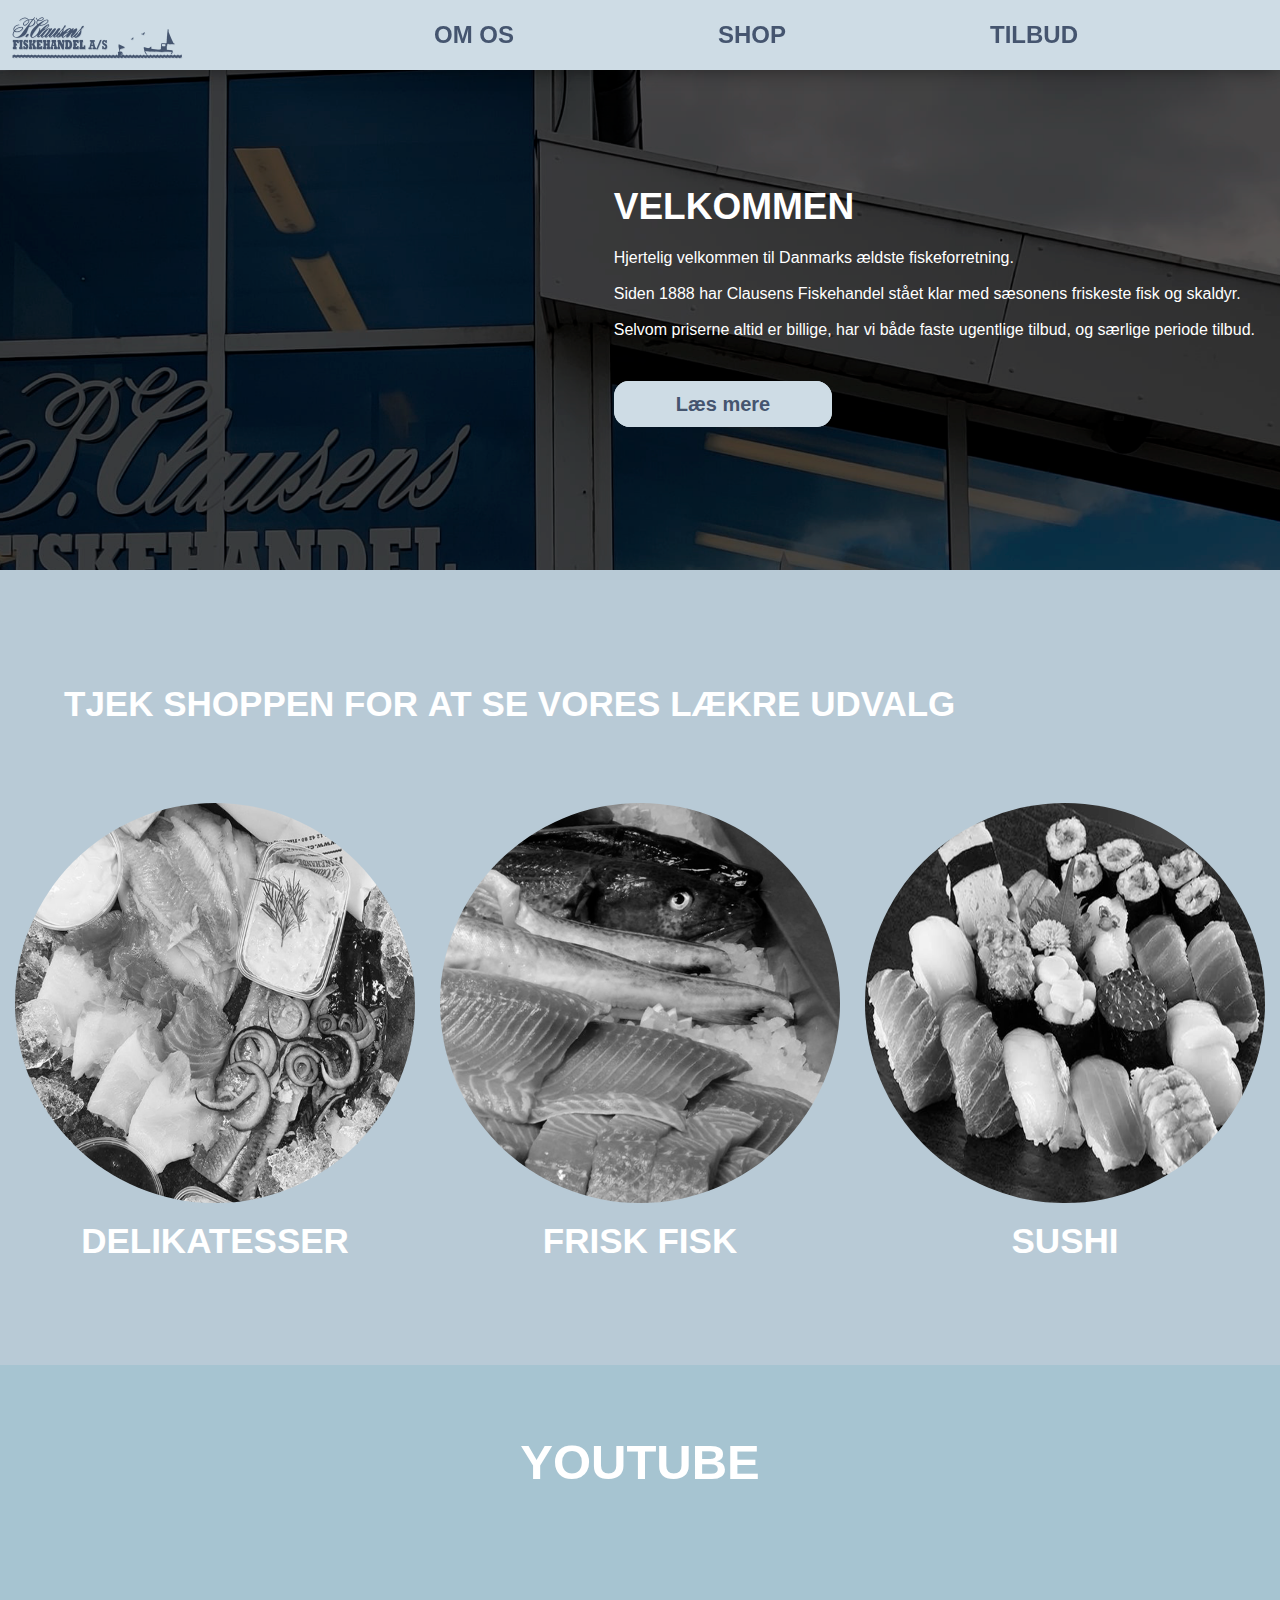
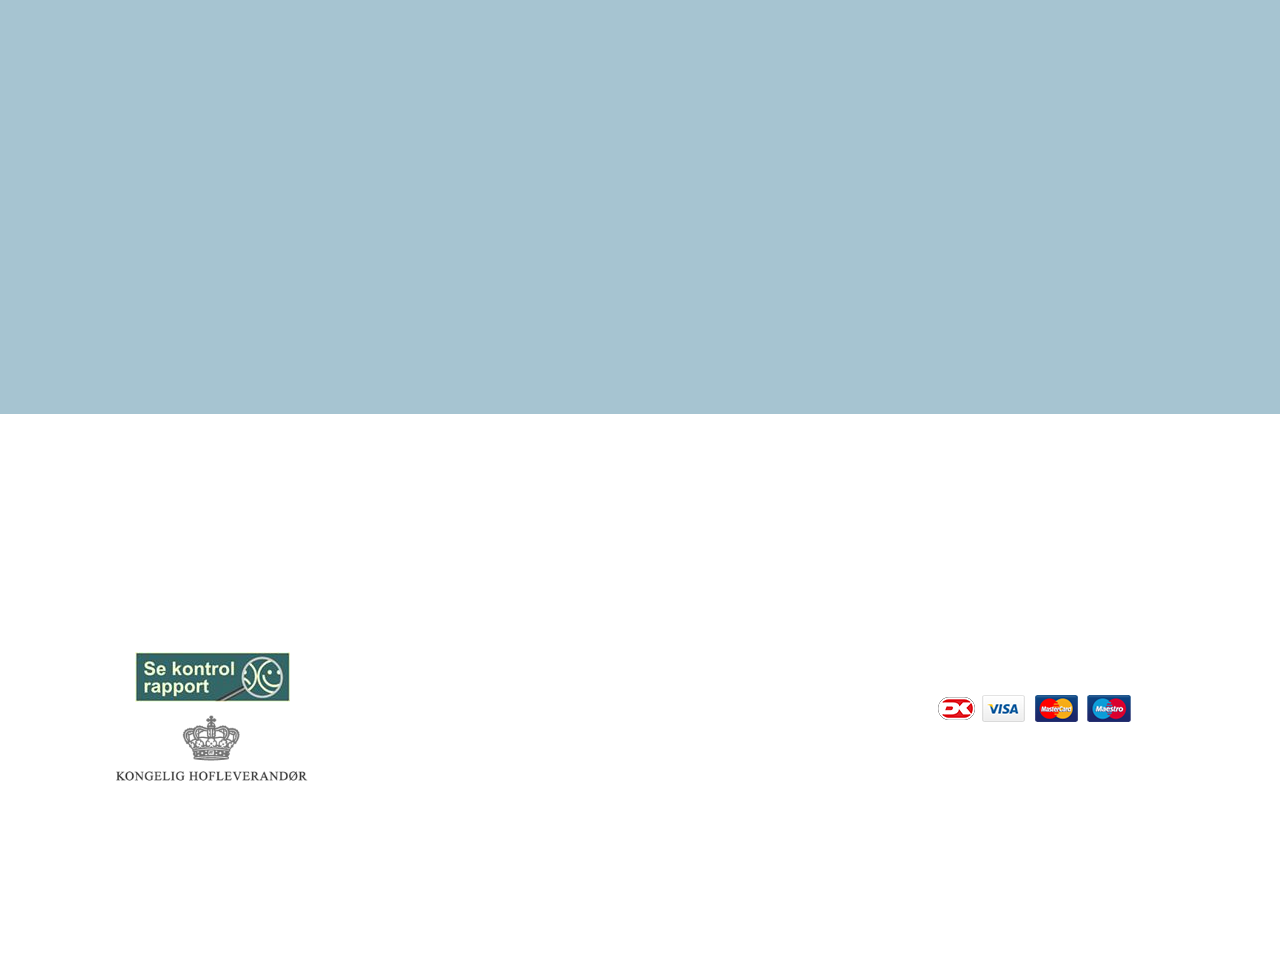
<file: index.html>
<!DOCTYPE html>
<html lang="en">
  <head>
    <meta charset="UTF-8" />
    <meta http-equiv="X-UA-Compatible" content="IE=edge" />
    <meta name="viewport" content="width=device-width, initial-scale=1.0" />
    <title>Forside</title>
    <link rel="stylesheet" href="Styles.css" />
    <meta name="Clausens fiskehandel" content="Fisk, fiskehandel, Danmarks, ældste, Frisk, fisk, sild, laks, tosk, rejer, aarhus, fiskehandel,kongelig, hofleverandør," meta/>
  </head>

  <body>
    <!--HEADER START-->

    <!--Logo og nav/burger-->

    <nav id="burger">
      <div class="navbar">
        <div class="container nav-container">
          <input class="checkbox" type="checkbox" name="" id="" />
          <div class="hamburger-lines">
            <span class="line line1"></span>
            <span class="line line2"></span>
            <span class="line line3"></span>
          </div>
          <div>
            <a class="logo-ref" href="https://eriknpetersen.dk/index.html"
              ><img class="logo" src="img/logo-udenb-ny-farve.png" alt="logo"
            /></a>
          </div>
          <div class="menu-items">
            <li><a href="https://eriknpetersen.dk/omos.html">Om os</a></li>
            <li><a href="https://eriknpetersen.dk/shop.html">Shop</a></li>
            <li><a href="https://eriknpetersen.dk/tilbud.html">Tilbud</a></li>
          </div>
        </div>
      </div>
    </nav>
    <!--Logo og nav/burger End-->

    <!--nav computer-->

    <header id="computerheader">
      <nav>
        <a href="https://eriknpetersen.dk/index.html"
          ><img id="logo" src="img/logo-udenb-ny-farve.png" alt="logo"
        /></a>
        <a class="btn-one" href="https://eriknpetersen.dk/omos.html">OM OS</a>
        <a class="btn-one" href="https://eriknpetersen.dk/shop.html">SHOP</a>
        <a class="btn-one" href="https://eriknpetersen.dk/tilbud.html">TILBUD</a>
      </nav>
    </header>

    <!--nav computer end-->

    <!--HEADER END-->
    <!---------------------------------------------------->

    <section>
      <div class="hero-image">
        <div class="hero-text"></div>
        <div class="hero-text">
          <h1>Velkommen</h1>
          <br />
          <p>
            Hjertelig velkommen til Danmarks ældste fiskeforretning.
            <br /><br />
            Siden 1888 har Clausens Fiskehandel stået klar med sæsonens
            friskeste fisk og skaldyr.
            <br /><br />
            Selvom priserne altid er billige, har vi både faste ugentlige
            tilbud, og særlige periode tilbud.
            <br /><br />
          </p>
          <br />
          <br />

          <a href="https://www.youtube.com/user/jakobrclausen/featured"
            >Læs mere</a
          >
        </div>
      </div>
    </section>

    <section id="udvalg-overskrift">
      <h2>Tjek shoppen for at se vores lækre udvalg</h2>
    </section>

    <section class="udvalg">
      <div class="fadein">
        <img src="img/frisk-fisk.png" alt="" />
        <h2>Delikatesser</h2>
      </div>

      <div class="fadein">
        <img src="img/deli.png" alt="" />

        <h2>Frisk fisk</h2>
      </div>

      <div class="fadein">
        <img src="img/sushi.png" alt="" />

        <h2>Sushi</h2>
      </div>
    </section>

    <section id="youtube-overskrift">
      <h1>Youtube</h1>
    </section>
    <section id="youtube">
      <div>
        <iframe
          width="315"
          height="315"
          src="https://www.youtube.com/embed/oqCxgnKEt1I"
          title="YouTube video player"
          frameborder="0"
          allow="accelerometer; autoplay; clipboard-write; encrypted-media; gyroscope; picture-in-picture"
          allowfullscreen
        ></iframe>
      </div>
      <div>
        <iframe
          width="315"
          height="315"
          src="https://www.youtube.com/embed/N9Ftbaql2tw"
          title="YouTube video player"
          frameborder="0"
          allow="accelerometer; autoplay; clipboard-write; encrypted-media; gyroscope; picture-in-picture"
          allowfullscreen
        ></iframe>
      </div>
    </section>

    <!---------------------------------------------------------------->

    <!--FOOTER START -->
    <footer>
      <div>
        <h2>Clausens Fisk</h2>
        <br />
        <p>Om os</p>
        <br />
        <p>Om vores butik</p>
        <br />
        <img src="img/smiley2.jpg" alt="smiley glad" />
        <br />
        <img id="footerlogo" src="img/kun kgl.png" alt="logo med konge" />
      </div>

      <div>
        <h2>Kundeservice</h2>
        <br />
        <p>Kontakt os</p>
        <br />
        <p>Levering</p>
        <br />
        <p>Sporbarhed</p>
        <br />
        <p>Handelsbetingelser</p>
        <br />
        <p>Cookie - og privatspolitik</p>
      </div>

      <div>
        <h2>Åbningstider</h2>
        <br />

        <p>Mandag-Fredag: 8:00-17:30</p>
        <br />
        <p>Lørdag: 7:00-13:00</p>
        <br />
        <p>Søndag: Lukket</p>
        <br />

        <img src="img/kort-ikoner-3.png" alt="betalingsmuligheder" />
      </div>
    </footer>

    <!--FOOTER END -->
  </body>
</html>
</file>
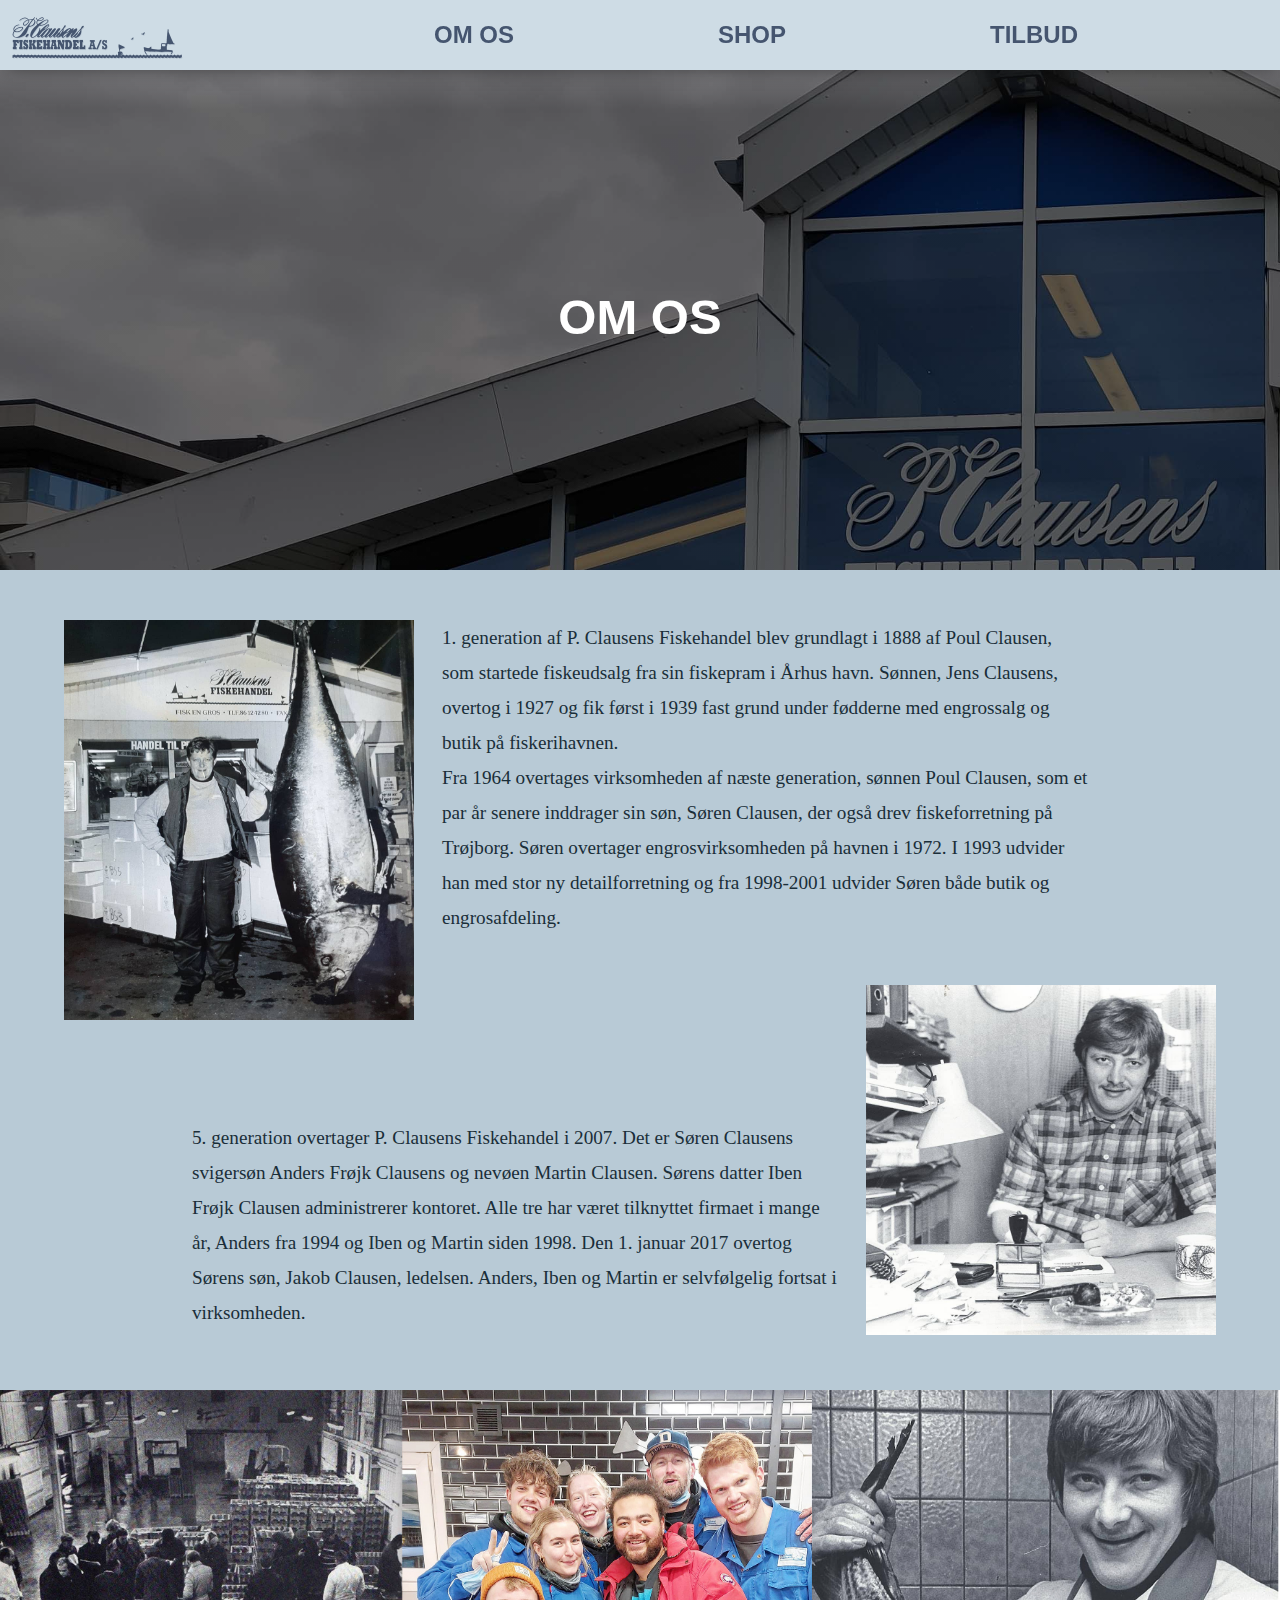
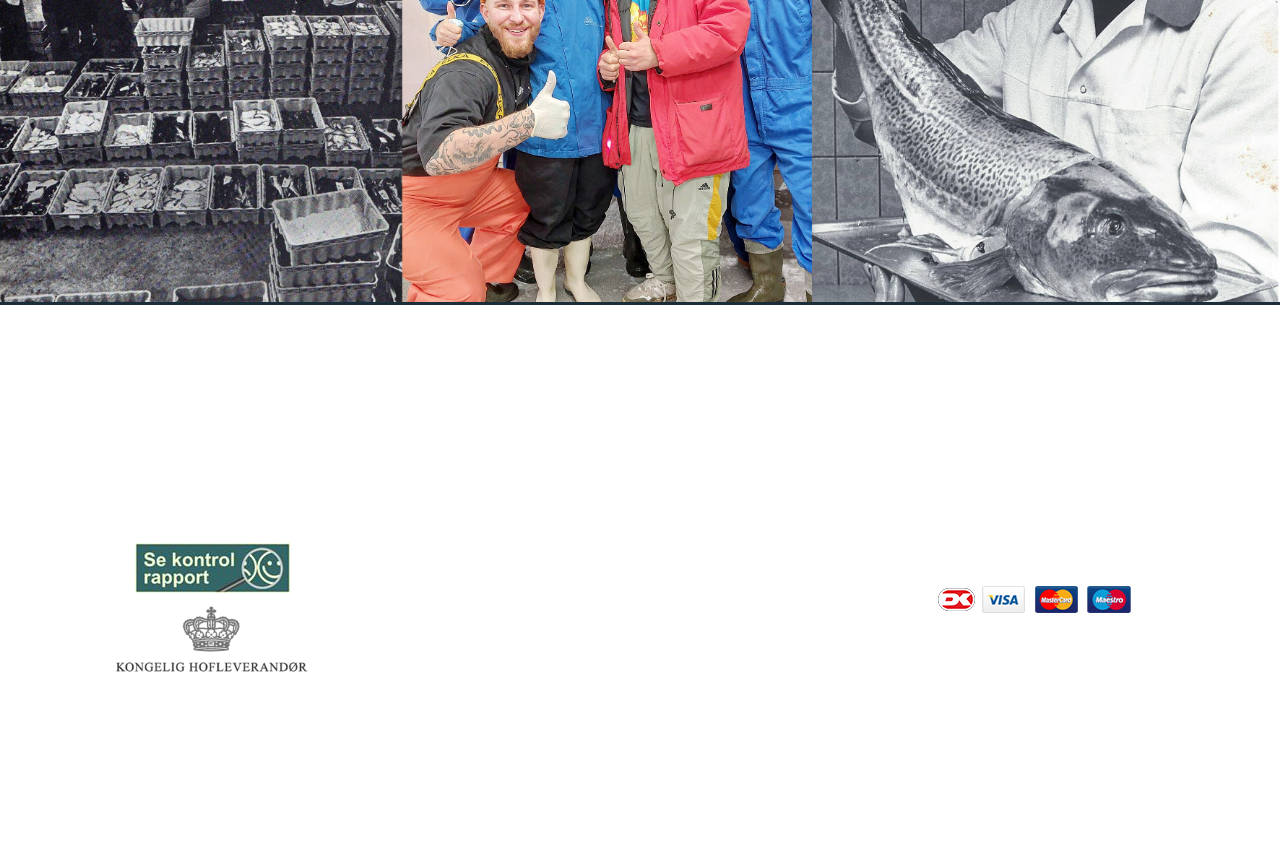
<file: omos.html>
<!DOCTYPE html>
<html lang="en">
  <head>
    <meta charset="UTF-8" />
    <meta http-equiv="X-UA-Compatible" content="IE=edge" />
    <meta name="viewport" content="width=device-width, initial-scale=1.0" />
    <title>om os</title>
    <link rel="stylesheet" href="Styles.css" />
  </head>
  <body>
       <!--HEADER START-->

    <!--Logo og nav/burger-->

    <nav id="burger">
      <div class="navbar">
        <div class="container nav-container">
          <input class="checkbox" type="checkbox" name="" id="" />
          <div class="hamburger-lines">
            <span class="line line1"></span>
            <span class="line line2"></span>
            <span class="line line3"></span>
          </div>
          <div>
            <a class="logo-ref" href="https://eriknpetersen.dk/index.html"
              ><img class="logo" src="img/logo-udenb-ny-farve.png" alt="logo"
            /></a>
          </div>
          <div class="menu-items">
            <li><a href="https://eriknpetersen.dk/omos.html">Om os</a></li>
            <li><a href="https://eriknpetersen.dk/shop.html">Shop</a></li>
            <li><a href="https://eriknpetersen.dk/tilbud.html">Tilbud</a></li>
          </div>
        </div>
      </div>
    </nav>
    <!--Logo og nav/burger End-->

    <!--nav computer-->

    <header id="computerheader">
      <nav>
        <a href="https://eriknpetersen.dk/index.html"
          ><img id="logo" src="img/logo-udenb-ny-farve.png" alt="logo"
        /></a>
        <a class="btn-one" href="https://eriknpetersen.dk/omos.html">OM OS</a>
        <a class="btn-one" href="https://eriknpetersen.dk/shop.html">SHOP</a>
        <a class="btn-one" href="https://eriknpetersen.dk/tilbud.html">TILBUD</a>
      </nav>
    </header>

    <!--nav computer end-->

    <!--HEADER END-->
    <!--Om os START-->
    <section>
      <div id="omos-hero">
        <div class="omos-hero-tekst">
          <h1>Om os</h1>
        </div>
      </div>
    </section>

    <section class="omos">
      <div>
        <img src="img/storfisk.jpg" alt="storfisk" class="billederleft" />
      </div>
      <div class="tekst">
        <p>
          1. generation af P. Clausens Fiskehandel blev grundlagt i 1888 af Poul
          Clausen, <br />som startede fiskeudsalg fra sin fiskepram i Århus
          havn. Sønnen, Jens Clausens, overtog i 1927 og fik først i 1939 fast
          grund under fødderne med engrossalg og butik på fiskerihavnen.<br />
        </p>
        <p>
          Fra 1964 overtages virksomheden af næste generation, sønnen Poul
          Clausen, som et par år senere inddrager sin søn, Søren Clausen, der
          også drev fiskeforretning på Trøjborg. Søren overtager
          engrosvirksomheden på havnen i 1972. I 1993 udvider han med stor ny
          detailforretning og fra 1998-2001 udvider Søren både butik og
          engrosafdeling.
        </p>
      </div>
    </section>

    <section class="omos">
      <div>
        <img src="img/kontor.jpg" alt="kontor" class="billederright" />
      </div>

      <div class="tekst2">
        <p>
          <br />
          5. generation overtager P. Clausens Fiskehandel i 2007. Det er Søren
          Clausens svigersøn Anders Frøjk Clausens og nevøen Martin Clausen.
          Sørens datter Iben Frøjk Clausen administrerer kontoret. Alle tre har
          været tilknyttet firmaet i mange år, Anders fra 1994 og Iben og Martin
          siden 1998. Den 1. januar 2017 overtog Sørens søn, Jakob Clausen,
          ledelsen. Anders, Iben og Martin er selvfølgelig fortsat i
          virksomheden.
        </p>
      </div>

      <img src="img/omosbanner.jpg" alt="Om os banner" class="bottombillede" />
    </section>
    <!--Om os END-->

    <!--Footer -->
    <footer>
      <div>
        <h2>Clausens Fisk</h2>
        <br />
        <p>Om os</p>
        <br />
        <p>Om vores butik</p>
        <br />
        <img src="img/smiley2.jpg" alt="smiley glad" />
        <br />
        <img id="footerlogo" src="img/kun kgl.png" alt="logo med konge" />
      </div>

      <div>
        <h2>Kundeservice</h2>
        <br />
        <p>Kontakt os</p>
        <br />
        <p>Levering</p>
        <br />
        <p>Sporbarhed</p>
        <br />
        <p>Handelsbetingelser</p>
        <br />
        <p>Cookie - og privatspolitik</p>
      </div>

      <div>
        <h2>Åbningstider</h2>
        <br />

        <p>Mandag-Fredag: 8:00-17:30</p>
        <br />
        <p>Lørdag: 7:00-13:00</p>
        <br />
        <p>Søndag: Lukket</p>
        <br />

        <img src="img/kort-ikoner-3.png" alt="betalingsmuligheder" />
      </div>
    </footer>
    <!--Footer End -->
  </body>
</html>
</file>
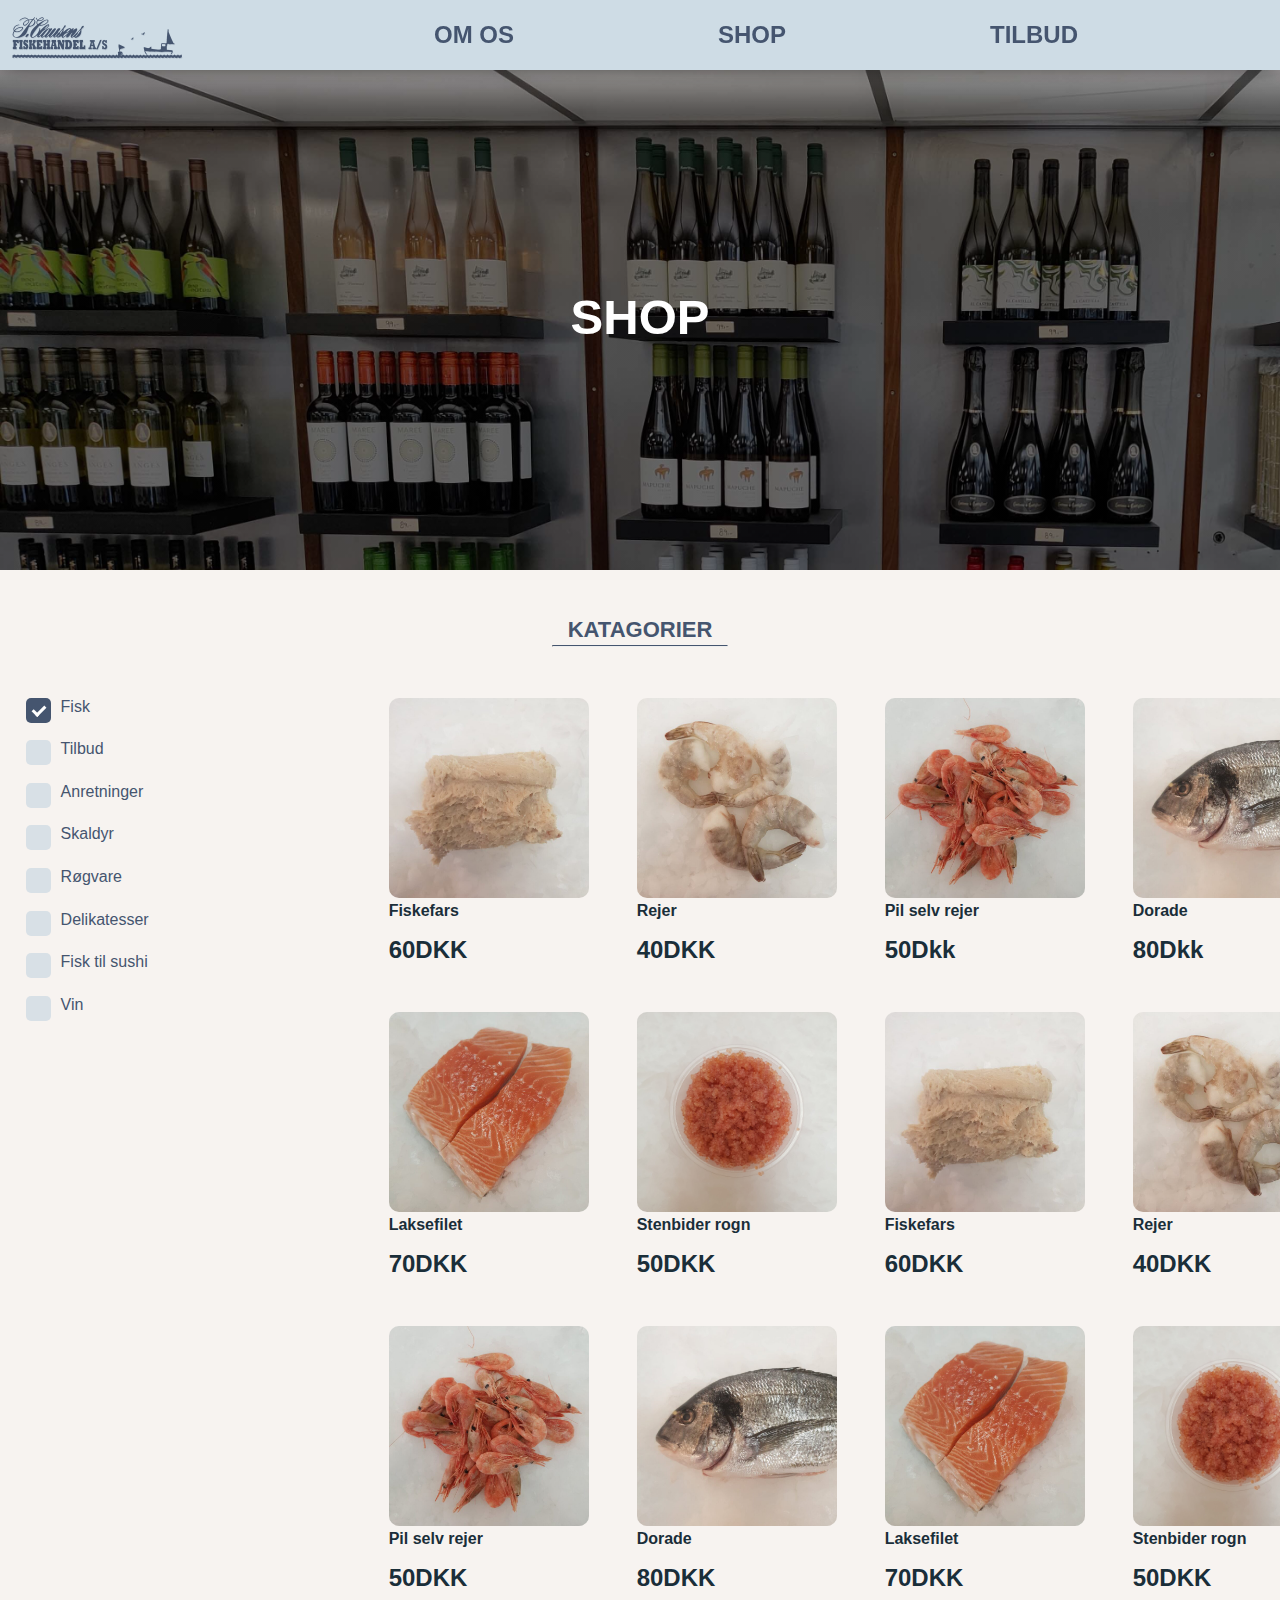
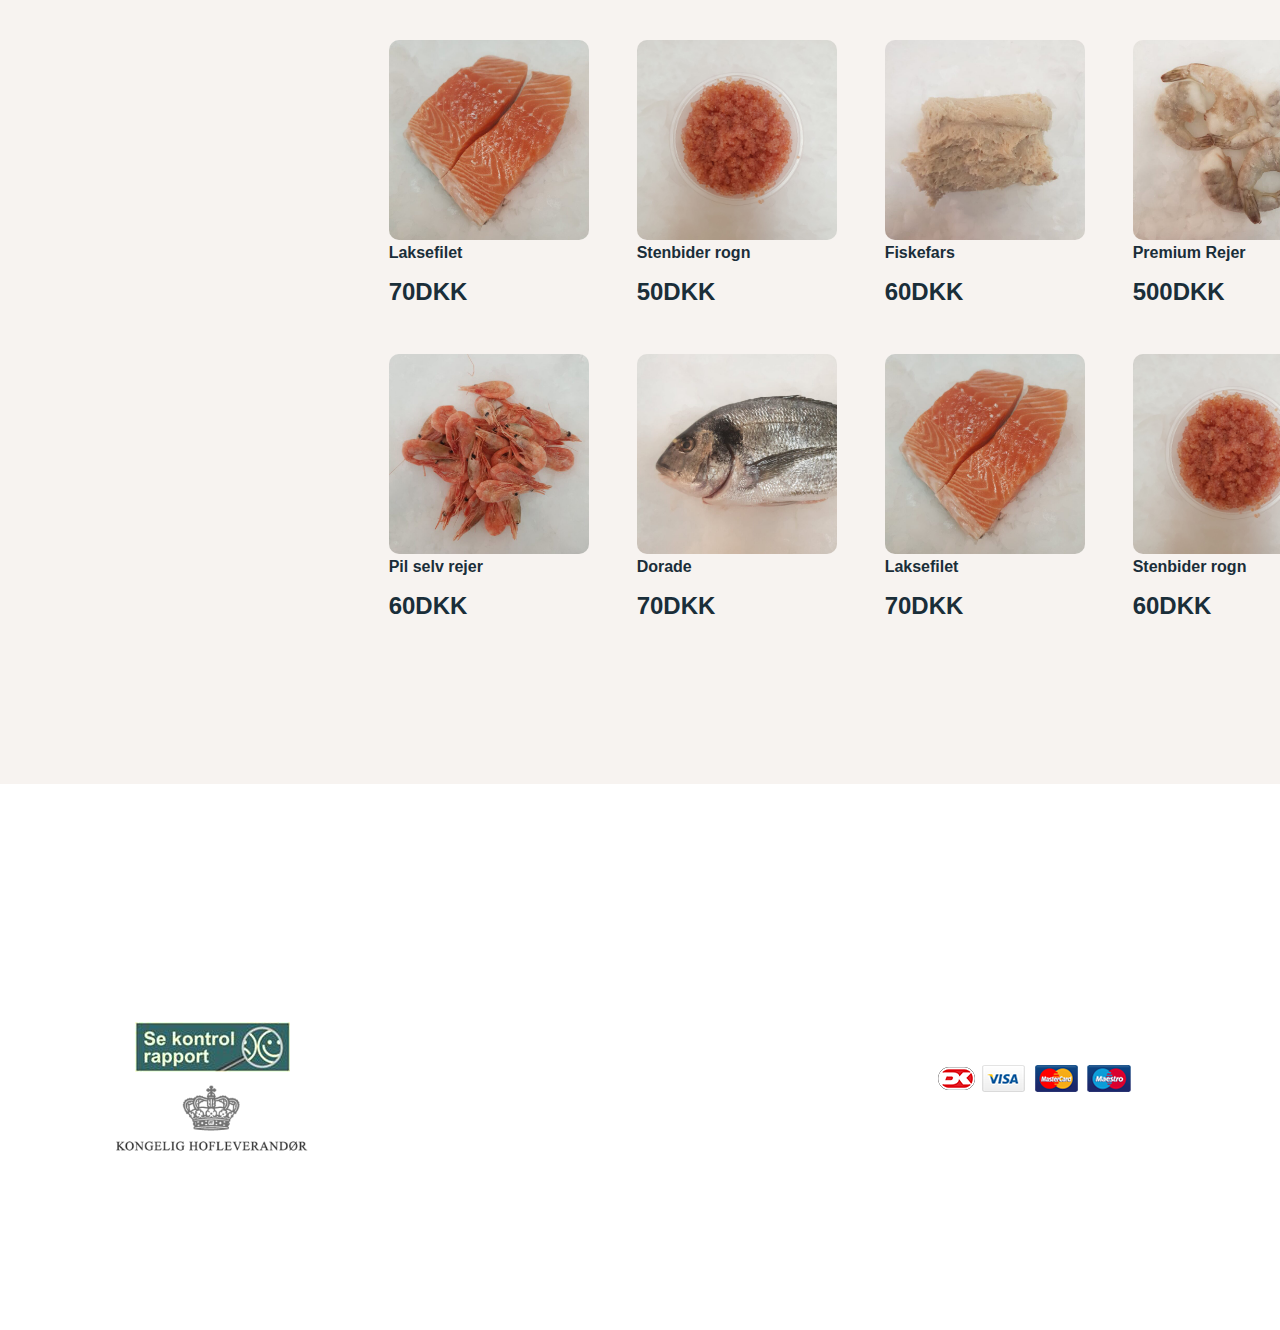
<file: shop.html>
<!DOCTYPE html>
<html lang="en">
  <head>
    <meta charset="UTF-8" />
    <meta http-equiv="X-UA-Compatible" content="IE=edge" />
    <meta name="viewport" content="width=device-width, initial-scale=1.0" />
    <title>shop</title>
    <link rel="stylesheet" href="Styles.css" />
  </head>

  <body>
        <!--HEADER START-->

    <!--Logo og nav/burger-->

    <nav id="burger">
      <div class="navbar">
        <div class="container nav-container">
          <input class="checkbox" type="checkbox" name="" id="" />
          <div class="hamburger-lines">
            <span class="line line1"></span>
            <span class="line line2"></span>
            <span class="line line3"></span>
          </div>
          <div>
            <a class="logo-ref" href="https://eriknpetersen.dk/index.html"
              ><img class="logo" src="img/logo-udenb-ny-farve.png" alt="logo"
            /></a>
          </div>
          <div class="menu-items">
            <li><a href="https://eriknpetersen.dk/omos.html">Om os</a></li>
            <li><a href="https://eriknpetersen.dk/shop.html">Shop</a></li>
            <li><a href="https://eriknpetersen.dk/tilbud.html">Tilbud</a></li>
          </div>
        </div>
      </div>
    </nav>
    <!--Logo og nav/burger End-->

    <!--nav computer-->

    <header id="computerheader">
      <nav>
        <a href="https://eriknpetersen.dk/index.html"
          ><img id="logo" src="img/logo-udenb-ny-farve.png" alt="logo"
        /></a>
        <a class="btn-one" href="https://eriknpetersen.dk/omos.html">OM OS</a>
        <a class="btn-one" href="https://eriknpetersen.dk/shop.html">SHOP</a>
        <a class="btn-one" href="https://eriknpetersen.dk/tilbud.html">TILBUD</a>
      </nav>
    </header>

    <!--nav computer end-->

    <!--HEADER END-->
    <!------------------------Shop ---------------------------------->
    <!--shop hero-->
    <section>
      <div id="shop-hero">
        <div class="shop-hero-tekst">
          <h1>Shop</h1>
        </div>
      </div>
    </section>
    <!--shop hero End-->

    <!--shop section-->
    <section class="shopsection">
      <h1>Katagorier</h1>
      <hr />
      <!--shop wrapper-->
      <div class="shop-wrapper">
        <!--shop checkbox computer-->
        <div>
          <label class="container-shop"
            >Fisk
            <input type="checkbox" checked="checked" />
            <span class="checkmark"></span>
          </label>
          <label class="container-shop"
            >Tilbud
            <input type="checkbox" />
            <span class="checkmark"></span>
          </label>
          <label class="container-shop"
            >Anretninger
            <input type="checkbox" />
            <span class="checkmark"></span>
          </label>
          <label class="container-shop"
            >Skaldyr
            <input type="checkbox" />
            <span class="checkmark"></span>
          </label>
          <label class="container-shop"
            >Røgvare
            <input type="checkbox" />
            <span class="checkmark"></span>
          </label>
          <label class="container-shop"
            >Delikatesser
            <input type="checkbox" />
            <span class="checkmark"></span>
          </label>
          <label class="container-shop"
            >Fisk til sushi
            <input type="checkbox" />
            <span class="checkmark"></span>
          </label>
          <label class="container-shop"
            >Vin
            <input type="checkbox" />
            <span class="checkmark"></span>
          </label>
        </div>
        <!--shop checkbox end-->

        <!--Shop nav mobil-->

        <!--Shop nav mobil END-->

        <!--shop kort-->
        <div class="shop-kort">
          <div class="grow">
            <img src="img/fiskefars.jpg" alt="Indspiration" />
            <h6>Fiskefars</h6>
            <h5>60DKK</h5>
          </div>
          <div class="grow">
            <img src="img/reje.jpg" alt="Indspiration" />
            <h6>Rejer</h6>
            <h5>40DKK</h5>
          </div>
          <div class="grow">
            <img src="img/pilselvrejer.jpg" alt="Indspiration" />
            <h6>Pil selv rejer</h6>
            <h5>50Dkk</h5>
          </div>
          <div class="grow">
            <img src="img/dorade.jpg" alt="Indspiration" />
            <h6>Dorade</h6>
            <h5>80Dkk</h5>
          </div>
          <div class="grow">
            <img src="img/laksefilet.jpg" alt="Indspiration" />
            <h6>Laksefilet</h6>
            <h5>70DKK</h5>
          </div>
          <div class="grow">
            <img src="img/rogn.jpg" alt="Indspiration" />
            <h6>Stenbider rogn</h6>
            <h5>50DKK</h5>
          </div>
          <div class="grow">
            <img src="img/fiskefars.jpg" alt="Indspiration" />
            <h6>Fiskefars</h6>
            <h5>60DKK</h5>
          </div>
          <div class="grow">
            <img src="img/reje.jpg" alt="Indspiration" />
            <h6>Rejer</h6>
            <h5>40DKK</h5>
          </div>
          <div class="grow">
            <img src="img/pilselvrejer.jpg" alt="Indspiration" />
            <h6>Pil selv rejer</h6>
            <h5>50DKK</h5>
          </div>
          <div class="grow">
            <img src="img/dorade.jpg" alt="Indspiration" />
            <h6>Dorade</h6>
            <h5>80DKK</h5>
          </div>
          <div class="grow">
            <img src="img/laksefilet.jpg" alt="Indspiration" />
            <h6>Laksefilet</h6>
            <h5>70DKK</h5>
          </div>
          <div class="grow">
            <img src="img/rogn.jpg" alt="Indspiration" />
            <h6>Stenbider rogn</h6>
            <h5>50DKK</h5>
          </div>
          <div class="grow">
            <img src="img/laksefilet.jpg" alt="Indspiration" />
            <h6>Laksefilet</h6>
            <h5>70DKK</h5>
          </div>
          <div class="grow">
            <img src="img/rogn.jpg" alt="Indspiration" />
            <h6>Stenbider rogn</h6>
            <h5>50DKK</h5>
          </div>
          <div class="grow">
            <img src="img/fiskefars.jpg" alt="Indspiration" />
            <h6>Fiskefars</h6>
            <h5>60DKK</h5>
          </div>
          <div class="grow">
            <img src="img/reje.jpg" alt="Indspiration" />
            <h6>Premium Rejer</h6>
            <h5>500DKK</h5>
          </div>
          <div class="grow">
            <img src="img/pilselvrejer.jpg" alt="Indspiration" />
            <h6>Pil selv rejer</h6>
            <h5>60DKK</h5>
          </div>
          <div class="grow">
            <img src="img/dorade.jpg" alt="Indspiration" />
            <h6>Dorade</h6>
            <h5>70DKK</h5>
          </div>
          <div class="grow">
            <img src="img/laksefilet.jpg" alt="Indspiration" />
            <h6>Laksefilet</h6>
            <h5>70DKK</h5>
          </div>
          <div class="grow">
            <img src="img/rogn.jpg" alt="Indspiration" />
            <h6>Stenbider rogn</h6>
            <h5>60DKK</h5>
          </div>
        </div>
      </div>
    </section>

    <!------------------Shop end------------------------------->

    <!--Footer -->
    <footer>
      <div>
        <h2>Clausens Fisk</h2>
        <br />
        <p>Om os</p>
        <br />
        <p>Om vores butik</p>
        <br />
        <img src="img/smiley2.jpg" alt="smiley glad" />
        <br />
        <img id="footerlogo" src="img/kun kgl.png" alt="logo med konge" />
      </div>

      <div>
        <h2>Kundeservice</h2>
        <br />
        <p>Kontakt os</p>
        <br />
        <p>Levering</p>
        <br />
        <p>Sporbarhed</p>
        <br />
        <p>Handelsbetingelser</p>
        <br />
        <p>Cookie - og privatspolitik</p>
      </div>

      <div>
        <h2>Åbningstider</h2>
        <br />

        <p>Mandag-Fredag: 8:00-17:30</p>
        <br />
        <p>Lørdag: 7:00-13:00</p>
        <br />
        <p>Søndag: Lukket</p>
        <br />

        <img src="img/kort-ikoner-3.png" alt="betalingsmuligheder" />
      </div>
    </footer>

    <!--Footer End -->
  </body>
</html>
</file>
<file: Styles.css>
* {
    margin: 0;
    padding: 0;
    box-sizing: border-box;
  }
  

/*FONT FAMILY & STYLES*/

h1,h2,h3,h4 {
    font-family: 'Roboto', sans-serif;
    font-weight: bold;
    font-variant: all-small-caps;
    color: white;
}

h5{
    font-family: 'Roboto', sans-serif;
    color: #1a2e39;
}

h6 {
    font-family: 'Roboto', sans-serif;
    color: #45556f;
}

p {
    font-family: 'Roboto Slab', serif;


}

a{
    font-family: 'Roboto', sans-serif;
}

li {
    font-family: 'Roboto', sans-serif;
}

label {
    font-family: 'Roboto', sans-serif;
    color: #45556f;
}

h1{
    font-size: 70px;
}

h2{
    font-size: 50px;
}

h4, h5{
    font-size: 30px;
}

/*FONT FAMILY & STYLES END*/


/*burger menu*/
@media screen and (max-width:768px) {

  #computerheader {
      display: none;
  }
  
    .container {
    
      margin: auto;
    }
    nav{
      position: sticky;
      top: 0;
      z-index: 1;
    }
    
    .navbar {
      width: 100%;
      box-shadow: 0px 0px 21px -5px rgba(0,0,0,0.7);
    background-color: #cedce5;
  
    }
    
    .nav-container {
      display: flex;
      justify-content: space-between;
      align-items: center;
      height: 62px;
    }
    
    .navbar .menu-items {
      display: flex;

    }
    
    .navbar .nav-container li {
      list-style: none;
    }
    
    .navbar .nav-container a {
      text-decoration: none;
      text-transform: uppercase;
      color: #ffffff;
      font-weight: bold;
      font-size: 1.2rem;
      padding: 0.7rem;
  
    }
    
    .navbar .nav-container a:hover{
        font-weight: bolder;
    }
    
    .nav-container {
      display: block;
      position: relative;
      height: 60px;

    }
    
    .nav-container .checkbox {
      position: absolute;
      display: block;
      height: 32px;
      width: 32px;
      top: 20px;
      left: 20px;
      z-index: 5;
      opacity: 0;
      cursor: pointer;
    }
    
    .nav-container .hamburger-lines {
      display: block;
      height: 26px;
      width: 32px;
      position: absolute;
      top: 17px;
      left: 20px;
      z-index: 2;
      display: flex;
      flex-direction: column;
      justify-content: space-between;

    }
    
    .nav-container .hamburger-lines .line {
      display: block;
      height: 4px;
      width: 100%;
      border-radius: 10px;
      background: #45556f;

    }
    
    .nav-container .hamburger-lines .line1 {
      transform-origin: 0% 0%;
      transition: transform 0.4s ease-in-out;
    }
    
    .nav-container .hamburger-lines .line2 {
      transition: transform 0.2s ease-in-out;
    }
    
    .nav-container .hamburger-lines .line3 {
      transform-origin: 0% 100%;
      transition: transform 0.4s ease-in-out;
    }
    
    .navbar .menu-items {
      padding-top: 120px;
      background-image: url(img/stacked-waves-haikei.svg);
      background-repeat: no-repeat;
      background-size: cover;
      height: 100vh;
      width: 100%;
      transform: translate(-150%);
      display: flex;
      flex-direction: column;
      transition: transform 0.5s ease-in-out;
      text-align: center;
      
    }
    
    .navbar .menu-items li {
      margin-bottom: 1.2rem;
      font-size: 1.5rem;
      font-weight: 500;
    }
    /*logo*/

    .logo {
      position: absolute; right: 0; 
      max-width: 100%;
      height: 60px;
      padding-right: 10PX;
   
    }   
    /*LOGO END*/
    
    .nav-container input[type="checkbox"]:checked ~ .menu-items {
      transform: translateX(0);
    }
    
    .nav-container input[type="checkbox"]:checked ~ .hamburger-lines .line1 {
      transform: rotate(45deg);
    }
    
    .nav-container input[type="checkbox"]:checked ~ .hamburger-lines .line2 {
      transform: scaleY(0);
    }
    
    .nav-container input[type="checkbox"]:checked ~ .hamburger-lines .line3 {
      transform: rotate(-45deg);
    }
    
    .nav-container input[type="checkbox"]:checked ~ .logo{
      display: none;
    }
  }
    
    /*burger menu END*/


/*HEADER START*/
/*computer*/

@media screen and (min-width:768px) {
#burger {
display: none;
}

    header{
    position: sticky;
    top: 0;
    background-color: #cedce5;
    box-shadow: 0px 0px 21px -5px rgba(0,0,0,0.7);
    width: 100%;
    z-index: 1;
    }
    
    /*Logo*/
   header > nav > a > #logo{
    position: absolute; left: 0%; 
    position: absolute; top: 20%; 
        height: 100%;
        width: auto;
        padding-left: 10px;
        padding-bottom: 20px;


    }

    header>nav{
    display:flex;
    justify-content: right;
    align-items:center; 
    
    height: 70px;  
      
    }
    
    header>nav>a{
        text-decoration: none;
        font-size: 1.5rem;
        font-weight: bold;
        color:#45556f;
        padding-top: 10px;
        padding-bottom: 10px;
        margin-right: 200px;
        align-items: space-around;
        
        box-sizing: border-box;
        border: 2px solid #cedce500;
        border-radius: 15px 16px;
          
    }

    /*crazy knap effekt*/
        .btn-one {
    
          transition: all 0.3s;
          position: relative;
        }
        .btn-one span {
          transition: all 0.3s;
        }
        .btn-one::before {
          content: '';
          position: absolute;
          bottom: 0;
          left: 0;
          width: 100%;
          height: 100%;
          z-index: 1;
          opacity: 0;
          transition: all 0.3s;
          border-top-width: 3px;
          border-bottom-width: 3px;
          border-top-style: solid;
          border-bottom-style: solid;
          transform: scale(0.1, 1);
        }
        .btn-one:hover span {
          letter-spacing: 2px;
        }
        .btn-one:hover::before {
          opacity: 1; 
          transform: scale(1, 1); 
        }
        .btn-one::after {
          content: '';
          position: absolute;
          bottom: 0;
          left: 0;
          width: 100%;
          height: 100%;
          z-index: 1;
          transition: all 0.3s;
        }
        .btn-one:hover::after {
          opacity: 0; 
          transform: scale(0.1, 1);
        }
}
    /*----------------HEADER END-------------------*/

    /*----------------------Forside-------------------------*/
/*HERO*/
.hero-image{
  background-image: url(img/hero.png);
  height: 500px;
  

  background-position: center;
  background-repeat: no-repeat;
  background-attachment: fixed;
  background-size: cover;
  position: relative;
  display: flex;
  justify-content: space-between;
  
}
.hero-text {
   
  padding-top: 100px;
  top: 50%;
  left: 50%;
  margin-right: 25px;
  color: white;
}
.hero-text>div{
    
  margin-left: 100px;
  margin-right: 100px;
  width: 50%;
}
.hero-text>h1{
  font-size: 40pt;
}
.hero-text>p{
  color:white;
  font-family: 'Roboto', sans-serif
}

.hero-text>a{
    
  background-color:  #cedce5;
  color: #45556f;
  text-decoration: none;

  padding-top: 10px;
  padding-bottom: 10px;
  padding-left: 60px;
  padding-right: 60px; 

  box-sizing: border-box;
  border-radius: 15px 16px;
  border: 2px solid #cedce5;
  
  font-weight: bold;
  font-size: 15pt;

}

.hero-text>a:hover{
  background-color: #ecf7fc;
  transition: all 0.5s;
}

/*HERO END*/

  /*UDVALG START*/

  #udvalg-overskrift{
    background-color: #b8cad6;
    padding-top: 100px;
    padding-left: 5%;
  }
  
  .udvalg{
   
    background-color: #b8cad6;
    display: flex;
    justify-content: space-evenly;
    text-align: center;
    padding-bottom: 100px;
   
    
  }
 


  .fadein img{
  margin-top: 50px;
  margin-left: 10px;
  margin-right: 10px;
 
  height: 400px;
  width: 400px;

  
    filter: grayscale(100%);
    -webkit-filter: grayscale(100%);
    -webkit-transition: all 1s ease;
    
}

.fadein img:hover{
filter: grayscale(0%);
filter: gray;
-webkit-filter: grayscale(0%);
filter: none;
transition: 1s ease;

}
@media screen and (max-width:768px){
  .fadein img{
    transition: 1s ease;
      max-width: 300px;
      max-height: 300px;
      border-radius: 50%;
     
  }
  .udvalg{
    flex-direction: column;
  }
  #youtube{
    flex-direction: column;
    text-align: center;
    justify-content: center;
   
  }
 
}

@media screen and (min-width:768px){
  .fadein img {
    transition: 1s ease;
    border-radius: 50%;

    margin-top: 75px;
  margin-left: 10px;
  margin-right: 10px;
 
  height: 400px;
  width: 400px;
    }


}

/*YOUTUBE - START - YOUTUBE - START - YOUTUBE - START - YOUTUBE*/

#youtube-overskrift{
  background-color:#a6c4d1;
  text-align: center;
  padding-top: 50px;
  padding-bottom: 50px;
}
#youtube{
  background-color: #a6c4d1;
  
  display: flex;
  justify-content: space-evenly;
  padding-bottom: 100px;
}
#youtube>div{
  margin-bottom: 50px;
}

/*YOUTUBE - END - YOUTUBE - END - YOUTUBE - END - YOUTUBE - END*/



/*SECTION--TILBUD--SECTION--TILBUD--SECTION--TILBUD*/

#tilbud-hero{
  background-image: url(img/tilbud.png);
 
  background-repeat: no-repeat;
  background-attachment: fixed;
  background-size: cover;
  position: relative;
  background-position: center;

  height: 500px;
}
.tilbud-hero-text{
  text-align: center;
  
  padding-top: 200px;
}

#tilbud{
  background-color:#b8cad6;
  
  display: flex;

  justify-content: space-between;
  padding-left: 5%;
  padding-right: 5%;
  padding-top: 5%;
  padding-bottom: 5%;
}
#ugetilbud-overskrift{
  background-color:#b8cad6;
  text-align: center;
  padding-top: 50px;
}


.ugetilbud{
  text-align: center;

}
/*SECTION-END-TILBUD-END-SECTION-END-TILBUD-END-SECTION-END-TILBUD*/






/*NYE TILBUD - START - NYE TILBUD - START - NYE TILBUD - START*/
#nyetilbud-overskrift{
  text-align: center;
  background-color:#a5bac9a8;
  padding-top: 50px;
 
  
}

#nye-tilbud {
  display: flex;
  justify-content: center;
  align-items: center;
  
  justify-content: space-evenly; 
  height: 600px;
  background-color: #a5bac9a8;
  text-align: center;
  padding-bottom: 50px;

}
  
  .circle img:hover {
  border-radius:50%;
  transition: 1s ease;
  }
  @media screen and (max-width:768px){
    .circle img {
      transition: 1s ease;
      max-width: 350px;
      max-height: 350px;
      border-radius: 15%;
      } 

    #nye-tilbud{
      height: 800px;
    }
  }
  @media screen and (min-width:768px){
    .circle img {
      transition: 1s ease;
      max-width: 500px;
      max-height: 500px;
      border-radius: 20%;
      }
  }


/*NYE TILBUD - END - NYE TILBUD - END - NYE TILBUD - END*/



/**************PRØVE*********************************/
.bølge{
  width: 150px;
}



/**********************PRØVE**************************/




/*TOO GOOD TO GO - START - TOO GOOD TO GO - START - TOO GOOD TO GO*/

#to-go-overskrift{
  background-color: #b8cad6;
  text-align: center;
  padding-top: 50px;
}

#to-go{
  background-color: #b8cad6;
  display: flex;
  justify-content: space-around;
  padding-left: 5%;
  padding-right: 5%;
  padding-bottom: 5%;
  align-items: center;
  text-align: center;



}

    
.to-go-flex>h2{
  font-style: italic;
  font-weight: 300;
  padding-top: 30px;
}




/* TOO GOOD TO GO - END - TOO GOOD TO GO - END TOO GOOD TO GO*/

/*COMPUTER REGLER*/

@media screen and (min-width:768px){
  #tilbud{
    flex-direction: row;
  }
  .ugetilbud{
    /*text-align: center;*/
    max-width: 25%; 
  }
  #nye-tilbud{
    flex-direction: row;
  }
  .nye-tilbud-flex{
    max-width: 50%;
  }
  .to-go-flex{
    max-width: 50%;
  }

}

/*MOBIL REGLER*/

@media screen and (max-width:768px){
  #tilbud{
    flex-direction: column;
   
  }
  .ugetilbud{
 
    /*text-align: center;*/
    margin-top: 50px;
    margin-bottom: 50px;
  }
  #nye-tilbud{
    flex-direction: column;
  }
  .nye-tilbud-flex{
    margin-top: 50px;
    margin-bottom: 50px;
  }
  #to-go{
    flex-direction: column;
  }

}
    /*---------------------Forside END-----------------------*/
    /*---------------------Shop-----------------------------*/

    /*shophero*/
#shop-hero {
    background-image: linear-gradient(0deg, #00000088 80%, #ffffff44 100%), url(img/vin.jpg);
  
    background-attachment: fixed;
    background-size: cover;
    position: relative;
    background-repeat: no-repeat;
    
    background-position: 0px -70px; 

    height: 500px;
        
}
.shop-hero-tekst {
    text-align: center;
    padding-top: 200px;
    
    color: white;
    

}    

/*shop section*/
.shopsection{
    background-color: #f7f3f0;
    padding-bottom: 3%;
    
 
}

/* shop katagori h1 */
.shopsection > h1 {
    padding-top: 3%;
    color: #45556f;
    font-size: 2em;
    text-align: center;

}

/* shop hr under katagori*/
.shopsection > hr {
    border-top: #45556f 1px solid;
    width: 11rem;
    margin-left: 2%;
    margin-left: auto;
    margin-right: auto;
   
}

/*shop wrapper for nav og kort*/
.shop-wrapper{  
    display:flex;

    margin-left: 2%;
    margin-top: 2%;
}

/* check box shop */
/*computer*/
@media screen and (min-width:768px){
  .container-shop {
    display: flex;
    position: relative;
    padding-left: 35px;
    margin-top: 20%;
    margin-bottom: 12px;
    cursor: pointer;
    font-size: 1em;

    -webkit-user-select: none;
    -moz-user-select: none;
    -ms-user-select: none;
    user-select: none;
   
  }
  
  
  .container-shop input {
    position: absolute;
    opacity: 0;
    cursor: pointer;
    height: 0;
    width: 0;
  }
  

  .checkmark {
    position: absolute;
    top: 0;
    left: 0;
    height: 25px;
    width: 25px;
    background-color: rgb(216, 224, 230);
    border-radius: 5px;
  }
  

  .container-shop:hover input ~ .checkmark {
    background-color: #45556f;
  }
  

  .container-shop input:checked ~ .checkmark {
    background-color: #45556f;
  }
  
 
  .checkmark:after {
    content: "";
    position: absolute;
    display: none;
  }
  

  .container-shop input:checked ~ .checkmark:after {
    display: block;
  }
  

  .container-shop .checkmark:after {
    left: 9px;
    top: 5px;
    width: 5px;
    height: 10px;
    border: solid white;
    border-width: 0 3px 3px 0;
    -webkit-transform: rotate(45deg);
    -ms-transform: rotate(45deg);
    transform: rotate(45deg);
  }
}

/*mobil*/
@media screen and (max-width:768px){

.container-shop {
display: flex;
position: relative;
padding-left: 30px;

margin-top: 30%;
margin-left: 20px;

cursor: pointer;
-webkit-user-select: none;
-moz-user-select: none;
-ms-user-select: none;
user-select: none;
}

.container-shop input {
position: absolute;
opacity: 0;
cursor: pointer;
height: 0;
width: 0;

}


.checkmark {
position: absolute;
top: 0;
left: 0;
height: 25px;
width: 25px;
background-color: rgb(216, 224, 230);
border-radius: 5px;
}


.container-shop:hover input ~ .checkmark {
background-color: #45556f;
}


.container-shop input:checked ~ .checkmark {
background-color: #45556f;
}


.checkmark:after {
content: "";
position: absolute;
display: none;
}


.container-shop input:checked ~ .checkmark:after {
display: block;
}


.container-shop .checkmark:after {
left: 9px;
top: 5px;
width: 5px;
height: 10px;
border: solid white;
border-width: 0 3px 3px 0;
-webkit-transform: rotate(45deg);
-ms-transform: rotate(45deg);
transform: rotate(45deg);
}
 
}
/* check box shop END */


/* shop kort */
/*skud ud til vin for at give mig kreativiteten til at løse det her*/
/*computer*/ 
@media screen and (min-width:768px){
.shop-kort {
    display: grid;
    grid-template-columns: repeat(4, 1fr);
    grid-gap: 3rem;
    grid-auto-rows: minmax(100px, auto);
    padding-left: 15rem;
    padding-top: 2%;
    padding-bottom: 10%;

}
.shop-kort>div>h6 {
    font-size: 1rem;    
     color: #1a2e39;
     padding-bottom: 1em;
}

.shop-kort > div > h5 {
    font-size: 1.5rem;
}

.shop-kort > div > img {
    max-width: 200px;
    max-height: 200px;
    border-radius: 10px;
}
}
/*mobil*/
@media screen and (max-width:768px){
  .shop-kort {
    display: grid;
    grid-template-columns: repeat(1, 1fr);
    grid-gap: 2rem;
    grid-auto-rows: minmax(100px, auto);
    padding-left: 5rem;
    padding-top: 2%;
    padding-bottom: 10%;

}

.shop-kort>div>h6 {
    font-size: 1rem;    
     padding-bottom: 0.5em;
}

.shop-kort > div > h5 {
    font-size: 1rem;
}


.shop-kort > div > img {
    max-width: 100px;
    max-height: 100px;  
    border-radius: 10px;
}
}
    
.grow img {
    transition: 1s ease;
    }
    
.grow:hover{
    -webkit-transform: scale(1.2);
    -ms-transform: scale(1.2);
    transform: scale(1.2);
    transition: 1s ease;
    }
    /*-----------------SHOP END--------------------------*/

    /*--------------------OM OS--------------------*/
  /*om os side*/
.omos{
  background-color: #b8cad6;

}

/*billedleft computer*/
@media screen and (min-width:768px){
.billederleft{
    width: 350px;
    height: 450px;
    float: left;
    margin-left: 5%;
    padding-top: 50px;



  }}
  /*Mobil*/
@media screen and (max-width:768px){
.billederleft{
        width: 350px;
    height: 400px;
    margin-left: 3%;
    margin-right: auto; 
      padding-top: 20px;
    
      
    }}


/*tekst venstre computer*/
@media screen and (min-width:768px){
.tekst{
      flex-direction:row;
      font-size:larger;
      text-align:start;
      margin-left: 15%;
      margin-right: 15%;
      line-height: 35px;
      padding-top: 50px;
      padding-left: 250px;
      color: #1a2e39;
    }}  
    /*mobil*/
 @media screen and (max-width:768px){
.tekst{
      flex-direction:row;
      font-size:larger;
      text-align:start;
      margin-left: 5%;
      margin-right: 5%;
      line-height: 35px;
      padding-top: 50px;
      padding-left:10px;
      color: #1a2e39;
    }}



/*billedright computer*/
@media screen and (min-width:768px){
.billederright{
    width: 350px;
    height: 400px;
    float: right;
    margin-right: 5%;
    padding-top: 50px;
    
  }}
/*mobil*/
  @media screen and (max-width:768px){
.billederright{
      width: 350px;
      height: 400px;
      padding-top: 20px;
       margin-left: 3%;
    margin-right: auto; 
      
    }}



    /*tekst2 højre*/
@media screen and (min-width:768px){
.tekst2{
    flex-direction:row;
    font-size:larger;
    text-align:start;
    margin-left: 15%;
    margin-right: 15%;
    line-height: 35px;
    padding-top: 150px;
    padding-right: 250px;
    color: #1a2e39;
 
}}
/*mobil*/
@media screen and (max-width:768px){
.tekst2{
    flex-direction:row;
    font-size:larger;
    text-align:start;
    margin-left: 5%;
    margin-right: 5%;
    line-height: 35px;
    padding-top: 50px;
    padding-left:10px;
    
}}

/*Bottom billede*/
.bottombillede{
    display: block;
    margin-left: auto;
    margin-right: auto; 
    margin-top: 10px;
    height:100%;
    width:100%;
    padding-top: 50px;  
    object-fit: contain;
    border-bottom: #1a2e39 3px solid;
}

/*top billede*/

#omos-hero {
  background-image: linear-gradient(0deg, #00000088 80%, #ffffff44 100%), url(img/butik.jpg);

  background-attachment: fixed;
  background-size: cover;
  position: relative;
  background-repeat: no-repeat;
  
  background-position: 0px -70px; 

  height: 500px;
      
}
.omos-hero-tekst {
  text-align: center;
  padding-top: 200px;
  color: white;
}    

    /*--------------------OM OS END----------------*/

 /*----------------------FOOTER START---------------*/

 /*mobil*/
@media screen and (max-width:768px) {
    footer {
    background-image: url(img/stacked-waves-haikei.svg);
    background-repeat: no-repeat;
    background-size: cover;

    display: flex;
    flex-direction: column;
    flex-wrap: wrap;
    justify-content:space-around;
    text-align: center;
    
    margin-bottom: 0;    
}
}

/*computer*/

@media screen and (min-width:768px) {
    footer {
        background-image: url(img/stacked-waves-haikei.svg);
        background-repeat: no-repeat;
        background-size: cover;
        background-attachment: fixed;
        position: relative;

        display: flex;
        flex-direction: row;
        justify-content:space-around;
        text-align: center;
        
        margin-bottom: 0;
    }
    }


footer > div{
    padding-top: 100px;
    padding-bottom: 50px;
}
footer > div > h2 {
    color: white;
}

footer > div > p {
    color: white;
}

footer > div > h2 {
    font-size: 25pt;


}
footer>div>p{
    font-size: 15pt;
}

#footerlogo{
    height: 200px;
}

/*FOOTER END*/
</file>
